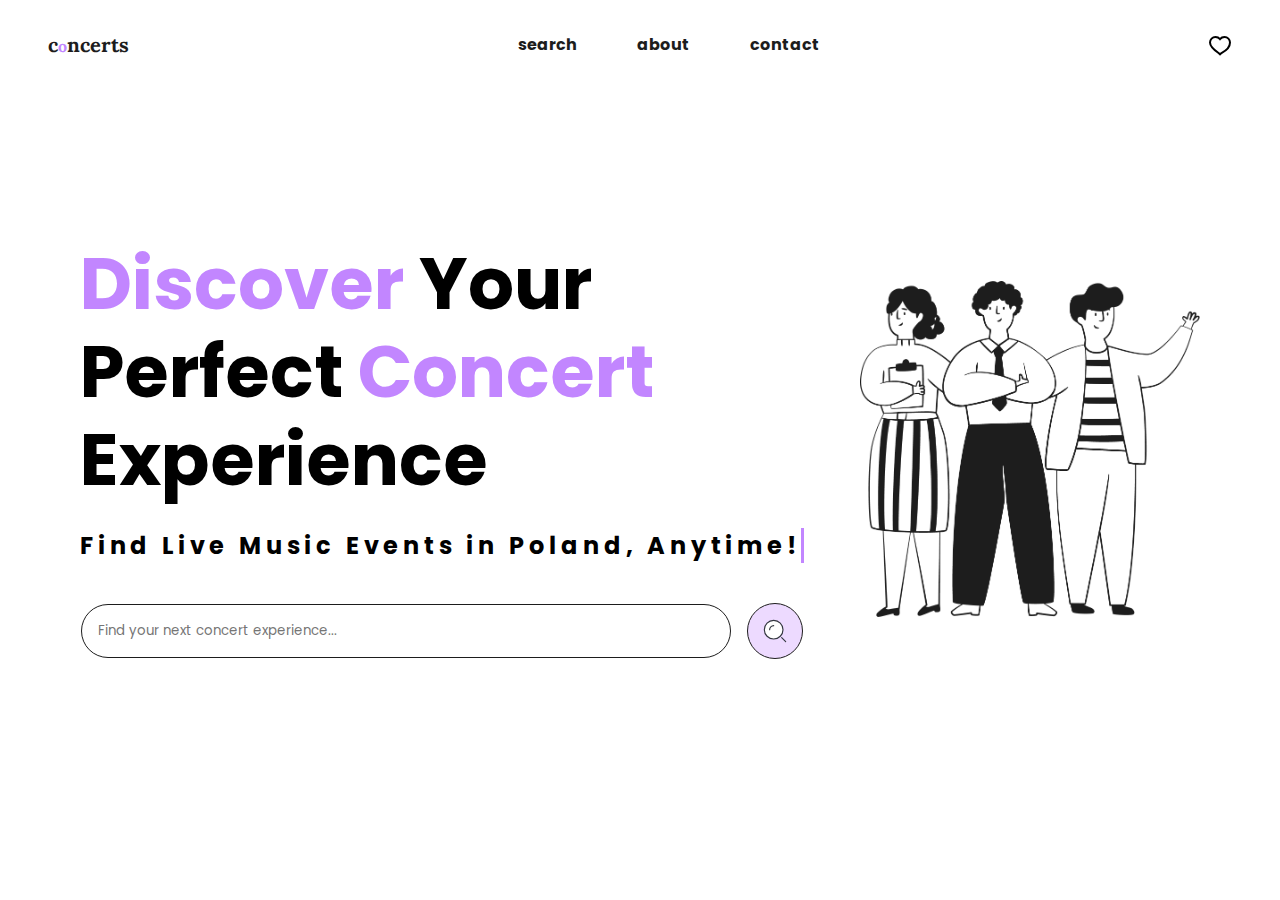
<file: index.html>
<!DOCTYPE html>
<html lang="en">
<head>
    <meta charset="UTF-8">
    <meta name="viewport" content="width=device-width, initial-scale=1.0">
    <meta http-equiv="Content-Security-Policy" content="upgrade-insecure-requests">
    <title>Concert App</title>
    <link rel="icon" href="data:image/svg+xml,<svg xmlns=%22http://www.w3.org/2000/svg%22 viewBox=%220 0 100 100%22><text y=%22.9em%22 font-size=%2290%22>🎤</text></svg>">
    <link rel="stylesheet" href="home/home.css">
    <link rel="preconnect" href="https://fonts.googleapis.com">
    <link rel="preconnect" href="https://fonts.gstatic.com" crossorigin>
    <link href="https://fonts.googleapis.com/css2?family=Lora:wght@700&family=Poppins:wght@400;600&display=swap" rel="stylesheet">
</head>
<body>
    <header>
        <a class="nav__logo" href="./index.html">c<span>o</span>ncerts</a>
        <nav>
            <ul class="nav__items">
                <li class="nav__item"><a href="search/search.html">search</a></li>
                <li class="nav__item"><a href="about/about.html">about</a></li>
                <li class="nav__item"><a href="contact/contact.html">contact</a></li>
            </ul>
        </nav>
        <a class="nav__favorite" href="favorites/favorites.html">
            <svg width="40" height="40" viewBox="0 0 24 24" xmlns="http://www.w3.org/2000/svg" aria-hidden="true" role="img" class="iconify iconify--twemoji" preserveAspectRatio="xMidYMid meet" stroke="#000000" fill="none" stroke-width="2">
                <path d="M12 21.35l-1.45-1.32C5.4 16.44 2 13.36 2 9.5 2 6.42 4.42 4 7.5 4c1.74 0 3.41.81 4.5 2.09C13.09 4.81 14.76 4 16.5 4 19.58 4 22 6.42 22 9.5c0 3.86-3.4 7.94-8.55 10.54L12 21.35z"></path>
            </svg>
        </a>
    </header>

    <main>
        <div class="main__left">
            <div class="main__left--text">
                <h1><span>Discover</span> Your Perfect <span>Concert</span> Experience</h1>
                <h2>Find Live Music Events in Poland, Anytime!</h2>
            </div>
            <div class="main__left--searchbar">
                <div class="searchbar">
                    <input id="searchbarInput" type="text" placeholder="Find your next concert experience...">
                </div>
                <button id="searchbarButton">
                    <svg width="32" height="32" viewBox="0 0 56 56" fill="none" xmlns="http://www.w3.org/2000/svg">
                        <circle cx="25.6667" cy="25.6667" r="16.3333" stroke="#33363F" stroke-width="2"/>
                        <path d="M25.6667 18.6667C24.7474 18.6667 23.8372 18.8477 22.9879 19.1995C22.1386 19.5513 21.3669 20.0669 20.7169 20.7169C20.0669 21.3669 19.5513 22.1386 19.1995 22.9879C18.8477 23.8372 18.6667 24.7474 18.6667 25.6667" stroke="#33363F" stroke-width="2" stroke-linecap="round"/>
                        <path d="M46.6667 46.6667L39.6667 39.6667" stroke="#33363F" stroke-width="2" stroke-linecap="round"/>
                    </svg>
                </button>
            </div>
        </div>
        <div class="main__right">
            <img src="home/home_cta.png" alt="Black and white illustration of three people">
        </div>
    </main>

<script src="home/home.js"></script>
</body>
</html>
</file>
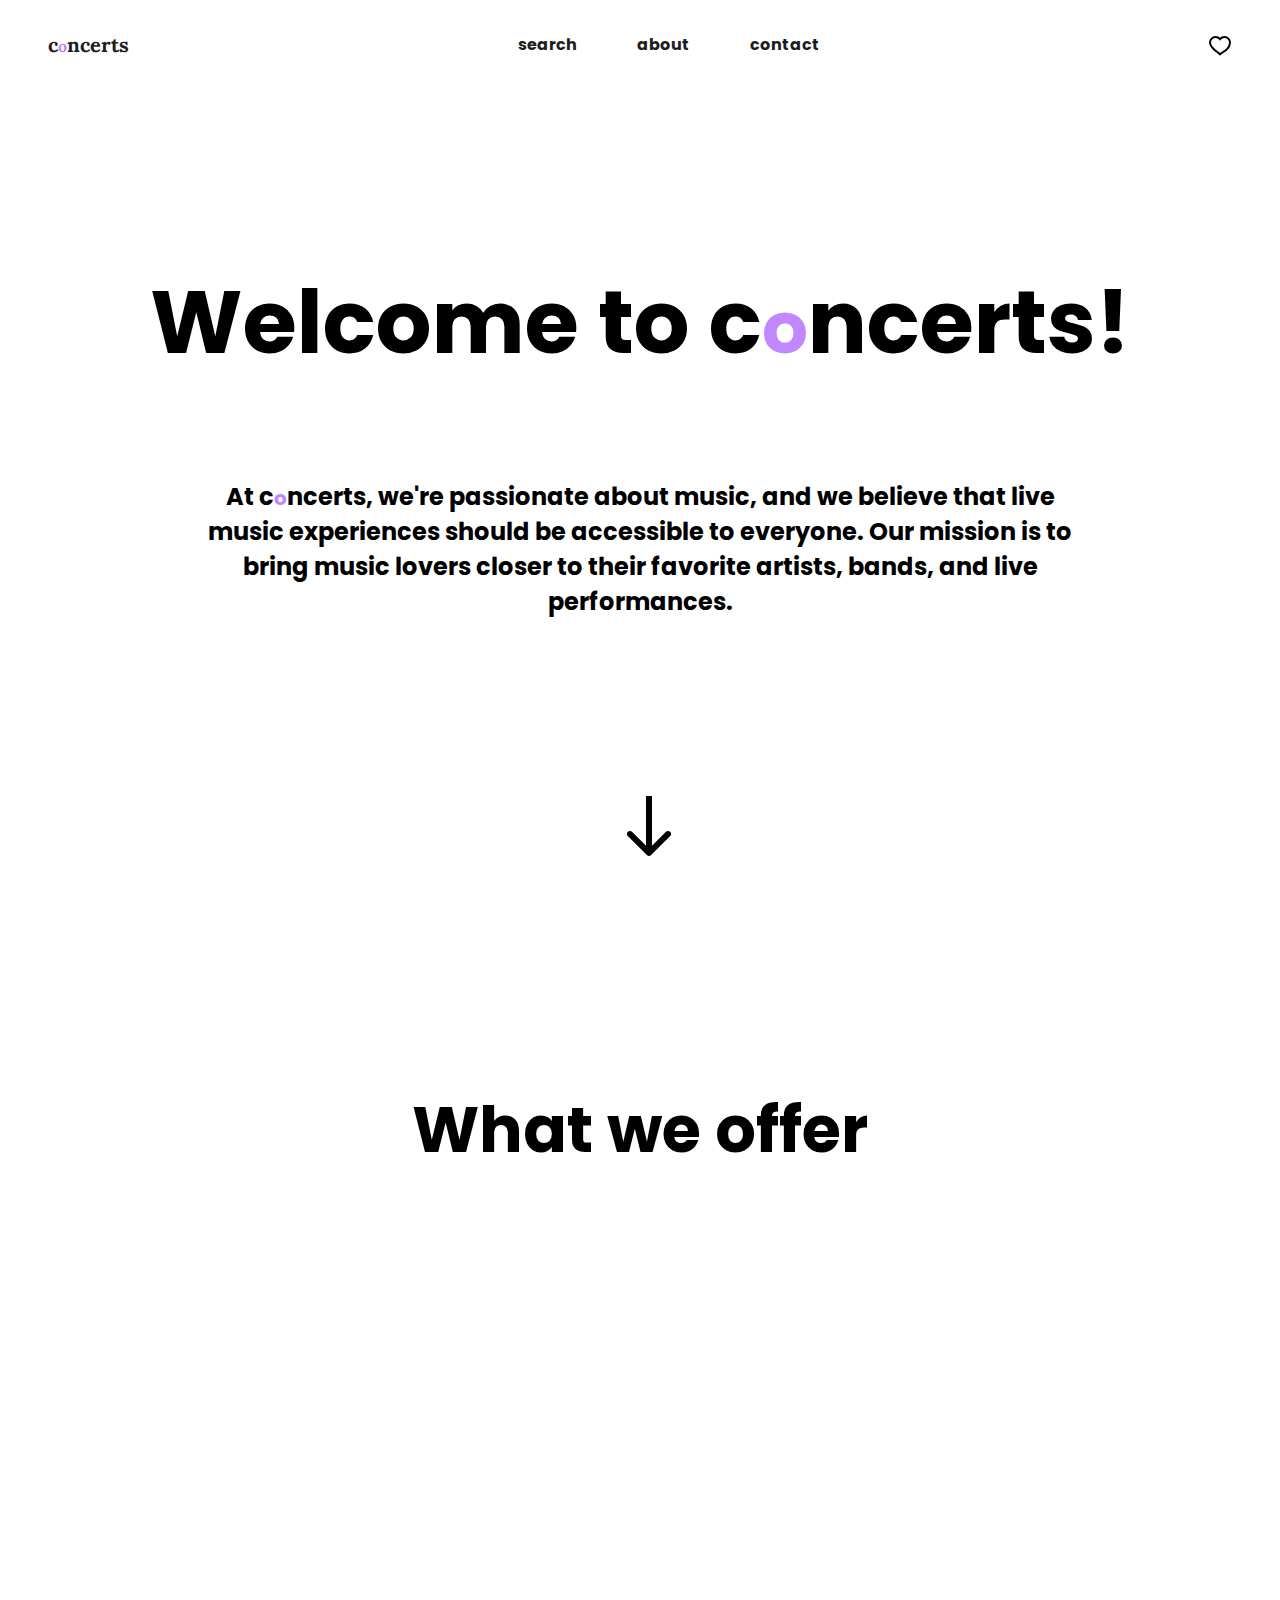
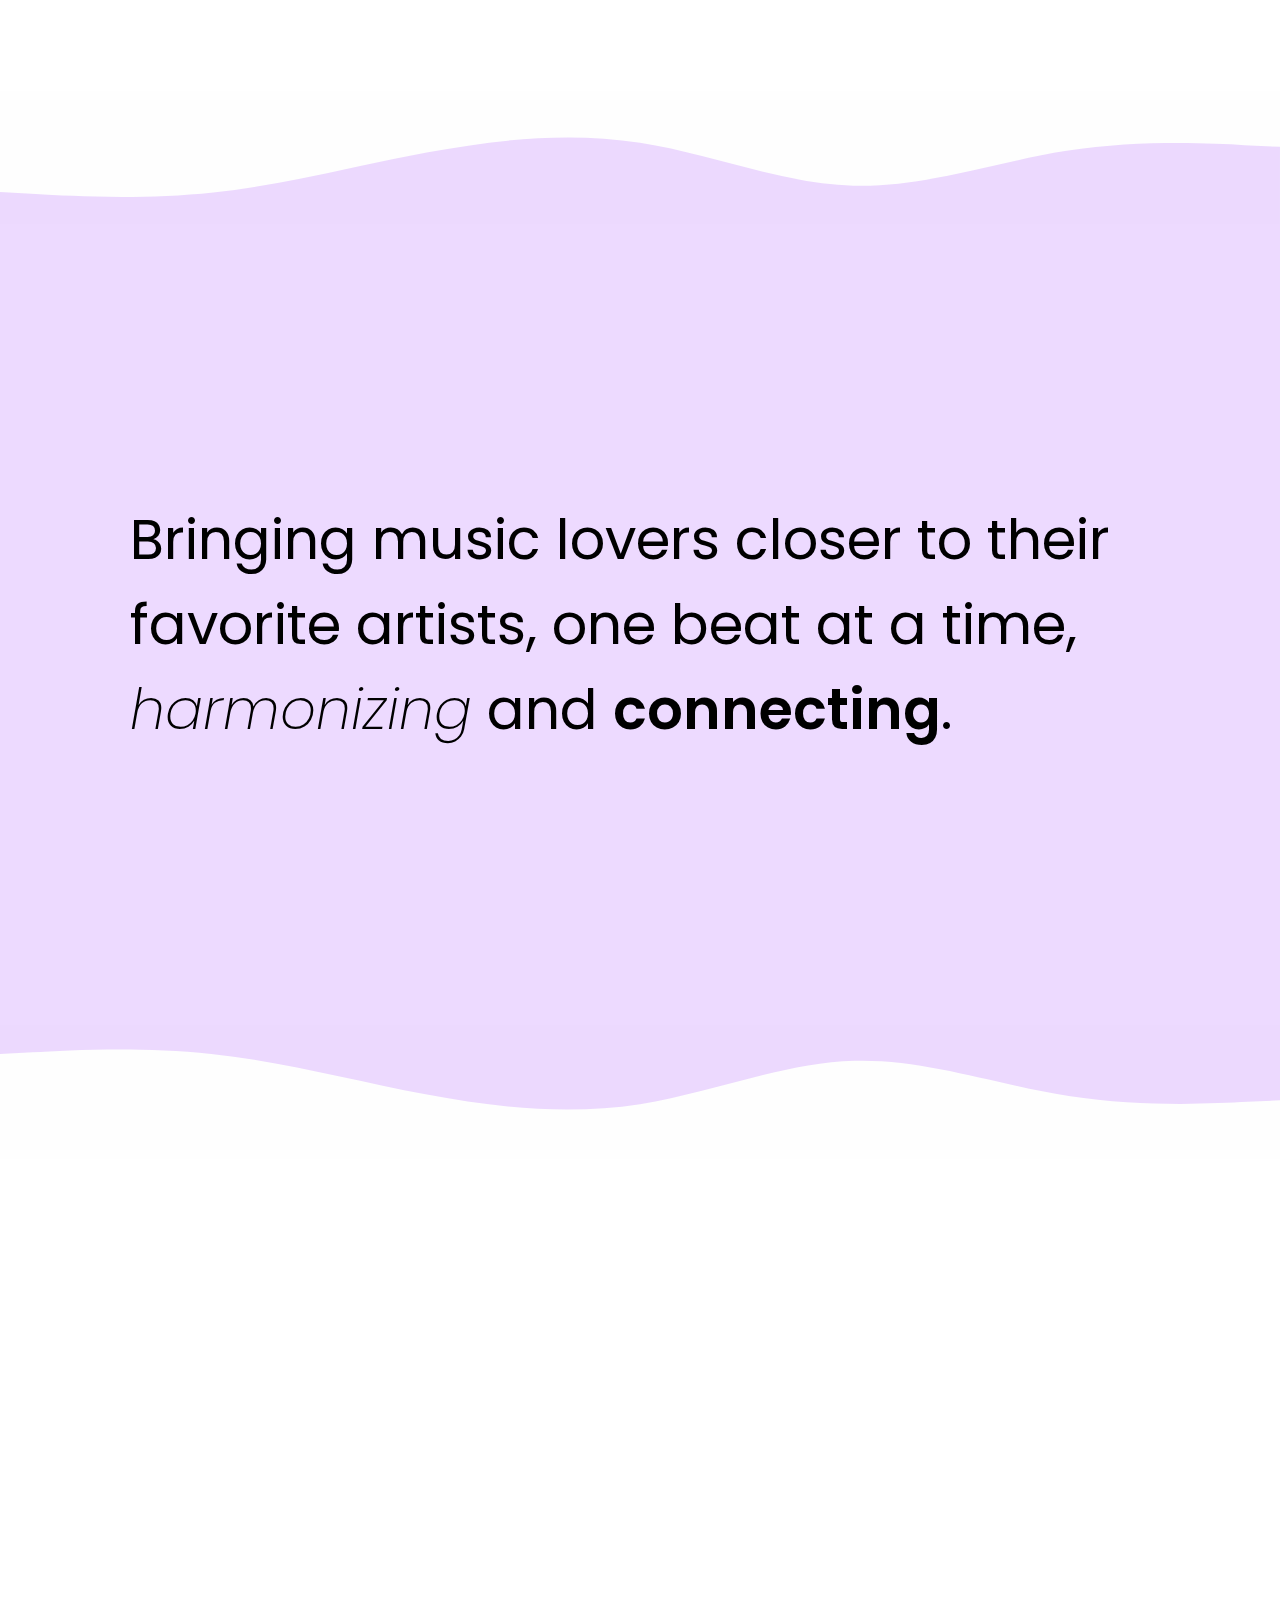
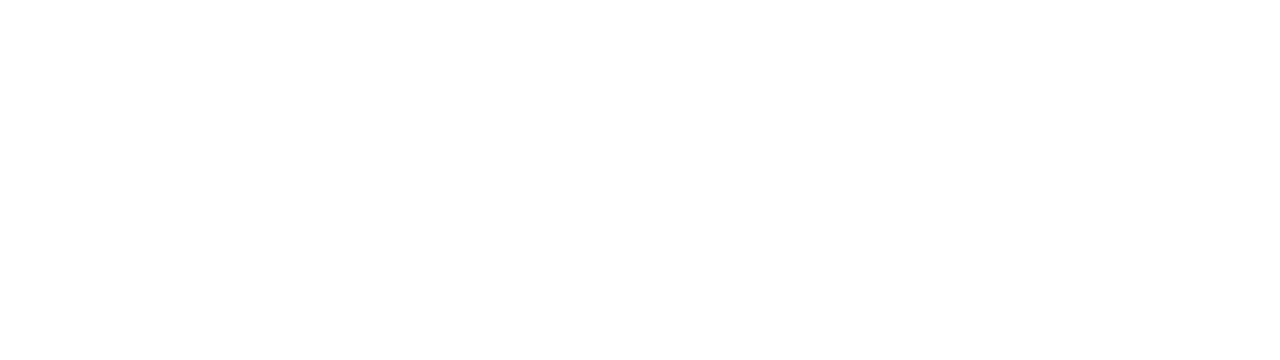
<file: about/about.html>
<!DOCTYPE html>
<html lang="en">
<head>
    <meta charset="UTF-8">
    <meta name="viewport" content="width=device-width, initial-scale=1.0">
    <meta http-equiv="Content-Security-Policy" content="upgrade-insecure-requests">
    <title>About Us</title>
    <link rel="icon" href="data:image/svg+xml,<svg xmlns=%22http://www.w3.org/2000/svg%22 viewBox=%220 0 100 100%22><text y=%22.9em%22 font-size=%2290%22>🎤</text></svg>">
    <link rel="stylesheet" href="about.css">
    <link rel="preconnect" href="https://fonts.googleapis.com">
    <link rel="preconnect" href="https://fonts.gstatic.com" crossorigin>
    <link href="https://fonts.googleapis.com/css2?family=Lora:wght@700&family=Poppins:wght@200;400;600&display=swap" rel="stylesheet">
    <script defer src="about.js"></script>
</head>
<body>
    <header>
        <a class="nav__logo" href="../index.html">c<span>o</span>ncerts</a>
        <nav>
            <ul class="nav__items">
                <li class="nav__item"><a href="../search/search.html">search</a></li>
                <li class="nav__item"><a href="../about/about.html">about</a></li>
                <li class="nav__item"><a href="../contact/contact.html">contact</a></li>
            </ul>
        </nav>
        <a class="nav__favorite" href="../favorites/favorites.html">
            <svg width="40" height="40" viewBox="0 0 24 24" xmlns="http://www.w3.org/2000/svg" aria-hidden="true" role="img" class="iconify iconify--twemoji" preserveAspectRatio="xMidYMid meet" stroke="#000000" fill="none" stroke-width="2">
                <path d="M12 21.35l-1.45-1.32C5.4 16.44 2 13.36 2 9.5 2 6.42 4.42 4 7.5 4c1.74 0 3.41.81 4.5 2.09C13.09 4.81 14.76 4 16.5 4 19.58 4 22 6.42 22 9.5c0 3.86-3.4 7.94-8.55 10.54L12 21.35z"></path>
            </svg>
        </a>
    </header>

    <main>
        <section class="intro">
            <h1>Welcome to <span class="underlined">c<span class="jumping">o</span>ncerts!</span></h1>
            <h2>At c<span>o</span>ncerts, we're passionate about music, and we believe that live music experiences should be accessible to everyone. Our mission is to bring music lovers closer to their favorite artists, bands, and live performances.</h2>
            <div class="intro__arrow">
                <svg width="46" height="60" viewBox="0 0 46 60" fill="none" xmlns="http://www.w3.org/2000/svg">
                    <path d="M20.8787 59.1213C22.0503 60.2929 23.9497 60.2929 25.1213 59.1213L44.2132 40.0294C45.3848 38.8579 45.3848 36.9584 44.2132 35.7868C43.0416 34.6152 41.1421 34.6152 39.9706 35.7868L23 52.7574L6.02944 35.7868C4.85786 34.6152 2.95837 34.6152 1.7868 35.7868C0.615224 36.9584 0.615224 38.8579 1.7868 40.0294L20.8787 59.1213ZM20 0L20 57H26L26 0L20 0Z" fill="black"/>
                </svg>
            </div>
        </section>

        <section class="features hidden">
            <h2>What we offer</h2>
            <div class="features__cards">
                <div class="features__cards--item hidden">
                    <div class="icon">
                        <svg width="40" height="40" viewBox="0 0 40 40" fill="none" xmlns="http://www.w3.org/2000/svg">
                            <circle cx="18.3332" cy="18.3334" r="11.6667" stroke="#33363F" stroke-width="2"/>
                            <path d="M18.3335 13.3333C17.6769 13.3333 17.0267 13.4626 16.4201 13.7139C15.8135 13.9652 15.2623 14.3335 14.798 14.7978C14.3337 15.2621 13.9654 15.8133 13.7141 16.4199C13.4628 17.0265 13.3335 17.6767 13.3335 18.3333" stroke="#33363F" stroke-width="2" stroke-linecap="round"/>
                            <path d="M33.3335 33.3333L28.3335 28.3333" stroke="#33363F" stroke-width="2" stroke-linecap="round"/>
                        </svg>
                    </div>
                    <h3>Concert Discovery</h3>
                    <p>Explore concerts by genre, artists, or locations - from rock to jazz, we've got it all.</p>
                </div>
                <div class="features__cards--item hidden">
                    <div class="icon">
                        <svg width="40" height="40" viewBox="0 0 40 40" fill="none" xmlns="http://www.w3.org/2000/svg">
                            <path d="M15 11.6667L21.6667 11.6667" stroke="#33363F" stroke-width="2" stroke-linecap="round"/>
                            <path d="M15 25L20 25" stroke="#33363F" stroke-width="2" stroke-linecap="round"/>
                            <path d="M15 18.3333L25 18.3333" stroke="#33363F" stroke-width="2" stroke-linecap="round"/>
                            <path d="M31.6668 18.3333V11C31.6668 8.17157 31.6668 6.75736 30.7882 5.87868C29.9095 5 28.4953 5 25.6668 5H14.3335C11.5051 5 10.0909 5 9.21218 5.87868C8.3335 6.75736 8.3335 8.17157 8.3335 11V29C8.3335 31.8284 8.3335 33.2426 9.21218 34.1213C10.0909 35 11.5051 35 14.3335 35H20.0002" stroke="#33363F" stroke-width="2"/>
                            <circle cx="29.1667" cy="29.1667" r="4.16667" stroke="#33363F" stroke-width="2"/>
                            <path d="M35 35L32.5 32.5" stroke="#33363F" stroke-width="2" stroke-linecap="round"/>
                        </svg>
                    </div>
                    <h3>Event Details</h3>
                    <p>Access event info like date, time, venue, and artists.</p>
                </div>
                <div class="features__cards--item hidden">
                    <div class="icon">
                        <svg width="40" height="40" viewBox="0 0 40 40" fill="none" xmlns="http://www.w3.org/2000/svg">
                            <rect x="5" y="10" width="30" height="25" rx="2" stroke="#33363F" stroke-width="2"/>
                            <path d="M6.6665 18.3333H33.3332" stroke="#33363F" stroke-width="2" stroke-linecap="round"/>
                            <path d="M15 26.6667H25" stroke="#33363F" stroke-width="2" stroke-linecap="round"/>
                            <path d="M13.3335 5L13.3335 11.6667" stroke="#33363F" stroke-width="2" stroke-linecap="round"/>
                            <path d="M26.6665 5L26.6665 11.6667" stroke="#33363F" stroke-width="2" stroke-linecap="round"/>
                        </svg>
                    </div>
                    <h3>Up-to-Date Listings</h3>
                    <p>Stay in the loop with real-time updates on shows, festivals, and special events.</p>
                </div>
            </div>
        </section>

        <div class="spacer layer1"></div>

        <section class="mission">
            <p>Bringing music lovers closer to their favorite artists, one beat at a time, <span class="cursive"><i>harmonizing</i></span> and <span class="bold">connecting</span>.</p>
        </section>

        <div class="spacer layer2"></div>

        <section class="contact hidden">
            <h2>Let’s talk <span>music</span></h2>
            <a href="../contact/contact.html">Contact <i>us</i></a>
        </section>
    </main>

</body>
</html>
</file>
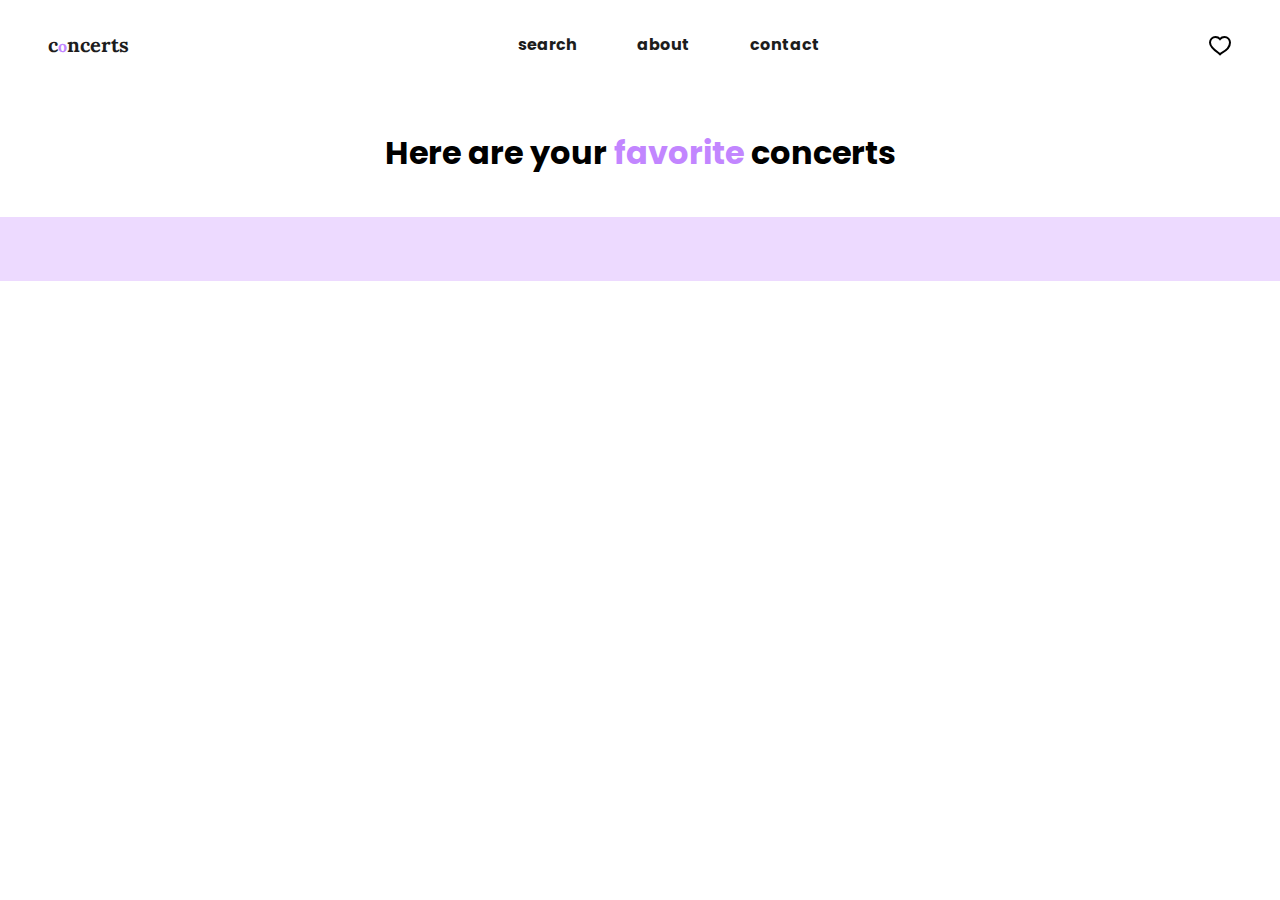
<file: favorites/favorites.html>
<!DOCTYPE html>
<html lang="en">
<head>
    <meta charset="UTF-8">
    <meta name="viewport" content="width=device-width, initial-scale=1.0">
    <meta http-equiv="Content-Security-Policy" content="upgrade-insecure-requests">
    <title>Your Favorites</title>
    <link rel="icon" href="data:image/svg+xml,<svg xmlns=%22http://www.w3.org/2000/svg%22 viewBox=%220 0 100 100%22><text y=%22.9em%22 font-size=%2290%22>🎤</text></svg>">
    <link rel="stylesheet" href="favorites.css">
    <link rel="preconnect" href="https://fonts.googleapis.com">
    <link rel="preconnect" href="https://fonts.gstatic.com" crossorigin>
    <link href="https://fonts.googleapis.com/css2?family=Lora:wght@700&family=Poppins:wght@400;600&display=swap" rel="stylesheet">
</head>
<body>
    <header>
        <a class="nav__logo" href="../index.html">c<span>o</span>ncerts</a>
        <nav>
            <ul class="nav__items">
                <li class="nav__item"><a href="../search/search.html">search</a></li>
                <li class="nav__item"><a href="../about/about.html">about</a></li>
                <li class="nav__item"><a href="../contact/contact.html">contact</a></li>
            </ul>
        </nav>
        <a class="nav__favorite" href="../favorites/favorites.html">
            <svg width="40" height="40" viewBox="0 0 24 24" xmlns="http://www.w3.org/2000/svg" aria-hidden="true" role="img" class="iconify iconify--twemoji" preserveAspectRatio="xMidYMid meet" stroke="#000000" fill="none" stroke-width="2">
                <path d="M12 21.35l-1.45-1.32C5.4 16.44 2 13.36 2 9.5 2 6.42 4.42 4 7.5 4c1.74 0 3.41.81 4.5 2.09C13.09 4.81 14.76 4 16.5 4 19.58 4 22 6.42 22 9.5c0 3.86-3.4 7.94-8.55 10.54L12 21.35z"></path>
            </svg>
        </a>
    </header>

    <main>
        <h1>Here are your <span>favorite</span> concerts</h1>
        <p class="main__favorites--notfound">You haven't added any favorite concerts yet</p>
        <ul class="main__favorites" id="favoriteConcerts">
            <!-- List items will be dynamically added here in JS -->
        </ul>
    </main>

    <script src="favorites.js"></script>
</body>
</html>
</file>
<file: home/home.css>
* {
    margin: 0;
    padding: 0;
    font-family: 'Poppins', sans-serif;
    box-sizing: border-box;
}

a {
    text-decoration: none;
    color: #1d1d1d;
}

a:visited {
    text-decoration: none;
    color: #1d1d1d;
}

a:visited:hover {
    color: #C286FF;
}

ul {
    list-style: none;
}

header {
    display: flex;
    align-items: center;
    justify-content: space-between;
    padding: 24px 40px;
    font-weight: 700;
    width: 100vw;
}

.nav__logo {
    cursor: pointer;
    padding: 8px;
    font-family: 'Lora', serif;
    font-size: 20px;
    position: relative;
    text-decoration: none;
    color: #1d1d1d;
}

.nav__logo span {
    color: #C286FF;
    font-family: 'Lora', serif;
    font-size: 16px;
    display: inline-block;
    transition: transform 0.3s ease-in-out;
}

.nav__logo:hover {
    color: #C286FF;
    transition: all 0.3s ease;
}

.nav__logo:hover span {
    position: relative;
    animation: jump 0.5s alternate ease-in-out;
}

@keyframes jump {
    0%, 100% {
        transform: translateY(0);
    }
    50% {
        transform: translateY(-10px);
    }
}

.nav__items {
    display: flex;
    gap: 56px;
    font-size: 16px;
}

.nav__item {
    display: inline-block;
    cursor: pointer;
    padding: 2px;
    position: relative;
    text-decoration: none;
    color: #1d1d1d;
}

.nav__item::after {
    content: '';
    position: absolute;
    width: 100%;
    transform: scaleX(0);
    border-radius: 5px;
    height: 2px;
    bottom: 0;
    left: 0;
    background: currentcolor;
    transform-origin: bottom right;
    transition: transform 0.25s ease-out;
}

.nav__item:hover::after {
    transform: scaleX(1);
    transform-origin: bottom left;
}

.nav__item:hover {
    color: #C286FF;
    transition: all 0.3s ease;
}

.nav__favorite {
    display: flex;
}

.nav__favorite svg{
    cursor: pointer;
    padding: 8px;
}

.nav__favorite:hover svg {
    fill: #C286FF;
    stroke: none;
    transition: all 0.3s ease;
}

main {
    display: flex;
    flex-direction: row;
    gap: 56px;
    align-items: center;
    justify-content: center;
    padding: 24px 80px;
}

.main__left {
    display: flex;
    flex-direction: column;
    justify-content: left;
    gap: 40px;
}

.main__left--text {
    max-width: 737px;
    display: flex;
    flex-direction: column;
    gap: 24px;
}

.main__left--text h1 {
    font-size: 72px;
    line-height: 88px;
}

.main__left--text h1 span {
    color: #C286FF;
}

.main__left--text h2 {
    font-size: 24px;
    overflow: hidden;
    border-right: .15em solid #C286FF;
    white-space: nowrap;
    margin: 0 auto;
    letter-spacing: .20em;
    animation: typing 3.5s steps(40, end), blink-caret .75s step-end infinite;
}

@keyframes typing {
    from {
        width: 0
    }
    to {
        width: 100%
    }
}

@keyframes blink-caret {
    from, to {
        border-color: transparent
    }
    50% {
        border-color: #C286FF;
    }
}

.main__left--searchbar {
    display: flex;
    flex-direction: row;
    align-items: center;
    justify-content: center;
    gap: 16px;
}

.searchbar {
    display: flex;
    flex-direction: column;
    width: 100%;
    max-width: 650px;
}

.main__left--searchbar input{
    border: 1px solid #1d1d1d;
    padding: 16px;
    border-radius: 50px;
    width: 100%;
    max-width: 650px;
}

.main__left--searchbar input:focus {
    outline: none !important;
    border:1px solid #C286FF;
}

.main__left--searchbar button {
    display: flex;
    align-items: center;
    justify-content: center;
    padding: 11px;
    border: 1px solid #1d1d1d;
    border-radius: 50px;
    background-color: rgba(194, 134, 255, 0.3);
    cursor: pointer;
}

.main__left--searchbar button svg {
    fill: white;
}

.main__left--searchbar button:hover {
    background-color: rgba(194, 134, 255, 0.6);
    transition: all 0.3s ease;
}

.main__right {
    display: flex;
    justify-content: center;
    align-items: center;
}

.main__right img {
    width: 100%;
    max-width: 400px;
}



@media only screen and (max-width: 1200px) {

    main {
        flex-direction: column;
    }
}

@media only screen and (min-width: 1200px) {

    main {
        height: 80vh;
    }
}


@media only screen and (max-width: 991px) {

    main {
        padding: 24px 40px;
    }


    .main__left--text h2 {
        font-size: 24px;
        overflow: unset;
        border-right: none;
        white-space: unset;
        letter-spacing: unset;
        animation: none;
        margin: 0;
        text-align: left;
    }
}


@media only screen and (max-width: 767px){

    .main__left--text h1 {
        font-size: 64px;
        line-height: 72px;
        text-align: center;

    }

    .main__left--text h2 {
        text-align: center;
    }

    .main__right img {
        max-width: 350px;
    }
}


@media only screen and (max-width: 575px){

    header {
        display: flex;
        flex-direction: column;
        align-items: center;
        justify-content: space-between;
        gap: 16px;
    }

    .nav__logo {
        font-size: 24px;
        align-self: flex-start;
    }

    .nav__favorite {
        position: absolute;
        right: 50px;
        top: 28px;
    }

    main {
        gap: 32px;
    }

    .main__left--text h1 {
        font-size: 48px;
        line-height: 56px;
    }

    .main__left--text h2 {
        font-size: 16px;
    }

    .searchbar {
        max-width: 430px;
        margin: 0 auto;
    }

    .main__right img {
        max-width: 300px;
    }
}

@media only screen and (max-width: 443px){

    .main__left--text h1 {
        font-size: 40px;
        line-height: 48px;
    }

}


@media only screen and (max-width: 400px){

    .nav__items {
        gap: 24px;
    }

    .main__left--text h1 {
        font-size: 32px;
        line-height: 40px;
    }

    .main__left--searchbar {
        gap: 8px;
    }

    .main__left--searchbar input {
        font-size: 10px;
        padding: 12px;
    }

    .main__left--searchbar button {
        padding: 8px;
    }

    .main__left--searchbar button svg {
        width: 24px;
        height: 24px;
    }
}


@media only screen and (max-width: 261px){

    .nav__logo {
        font-size: 16px;
    }
    .nav__items {
        gap: 16px;
    }

    .nav__item a {
        font-size: 12px;
    }

    .nav__favorite {
        top: 22px;
        right: 34px;
    }

    .nav__favorite svg {
        width: 34px;
    }

    .main__left--text h1 {
        font-size: 24px;
        line-height: 32px;
    }

    .main__left--text h2 {
        font-size: 12px;
    }

    .main__left--searchbar input {
        font-size: 8px;
    }
}

@media only screen and (max-width: 210px){
    .nav__items {
        gap: 4px;
    }
}
</file>
<file: about/about.css>
* {
    margin: 0;
    padding: 0;
    font-family: 'Poppins', sans-serif;
    box-sizing: border-box;
}

a {
    text-decoration: none;
    color: #1d1d1d;
}

a:visited {
    text-decoration: none;
    color: #1d1d1d;
}

a:visited:hover {
    color: #C286FF;
}

ul {
    list-style: none;
}

header {
    display: flex;
    align-items: center;
    justify-content: space-between;
    padding: 24px 40px;
    font-weight: 700;
    width: 100vw;
}

.nav__logo {
    cursor: pointer;
    padding: 8px;
    font-family: 'Lora', serif;
    font-size: 20px;
    position: relative;
    text-decoration: none;
    color: #1d1d1d;
}

.nav__logo span {
    color: #C286FF;
    font-family: 'Lora', serif;
    font-size: 16px;
    display: inline-block;
    transition: transform 0.3s ease-in-out;
}

.nav__logo:hover {
    color: #C286FF;
    transition: all 0.3s ease;
}

.nav__logo:hover span {
    position: relative;
    animation: jump 0.5s alternate ease-in-out;
}

@keyframes jump {
    0%, 100% {
        transform: translateY(0);
    }
    50% {
        transform: translateY(-10px);
    }
}

.nav__items {
    display: flex;
    gap: 56px;
    font-size: 16px;
}

.nav__item {
    display: inline-block;
    cursor: pointer;
    padding: 2px;
    position: relative;
    text-decoration: none;
    color: #1d1d1d;
}

.nav__item::after {
    content: '';
    position: absolute;
    width: 100%;
    transform: scaleX(0);
    border-radius: 5px;
    height: 2px;
    bottom: 0;
    left: 0;
    background: currentcolor;
    transform-origin: bottom right;
    transition: transform 0.25s ease-out;
}

.nav__item:hover::after {
    transform: scaleX(1);
    transform-origin: bottom left;
}

.nav__item:hover {
    color: #C286FF;
    transition: all 0.3s ease;
}

.nav__favorite {
    display: flex;
}

.nav__favorite svg{
    cursor: pointer;
    padding: 8px;
}

.nav__favorite:hover svg {
    fill: #C286FF;
    stroke: none;
    transition: all 0.3s ease;
}

section {
    display: flex;
    flex-direction: column;
    align-items: center;
    padding: 56px 80px;
    min-height: 89vh;
}

.intro {
    gap: 90px;
    justify-content: center;
}

.intro h1 {
    font-size: 88px;
    text-align: center;
}

.underlined {
    position: relative;
    display: inline-block;
}

.underlined::before {
    content: '';
    position: absolute;
    width: 0;
    height: 7px;
    bottom: 0;
    left: 0;
    background: #C286FF;
    animation: underline 1s ease-in-out forwards;
}

@keyframes underline {
    0% {
        width: 0;
    }
    100% {
        width: 100%;
    }
}

.jumping {
    color: #C286FF;
    font-size: 72px;
    position: relative;
    display: inline-block;
    transition: transform 0.3s ease-in-out;
    animation-delay: 1s;
    animation: bigjump 0.5s alternate ease-in-out;
}

@keyframes bigjump {
    0%, 100% {
        transform: translateY(0);
    }
    50% {
        transform: translateY(-20px);
    }
}

.intro h2 {
    font-size: 24px;
    max-width: 900px;
    margin-bottom: 104px;
    text-align: center;
}

.intro h2 span {
    color: #C286FF;
    font-size: 20px;
}

.intro__arrow {
    position: absolute;
    top: calc(100vh - 104px);
    left: calc(50% - 14px);
    animation: jumpInfinite 1.5s infinite;
}

@keyframes jumpInfinite {
    0% {
        margin-top: 0;
    }
    50% {
        margin-top: 20px;
    }
    100% {
        margin-top: 0;
    }
}

.features {
    padding: 24px 80px;
    align-items: center;
    justify-content: center;
}

.features h2 {
    font-size: 64px;
    margin-bottom: 120px;
    text-align: center;
}

.features__cards {
    display: flex;
    flex-direction: row;
    justify-content: center;
    align-items: center;
    gap: 48px;
    width: 100%;
    max-width: 1000px;
}

.features__cards--item {
    display: flex;
    width: 33.3%;
    max-width: 302px;
    min-height: 200px;
    flex-direction: column;
    justify-content: center;
    align-items: center;
    position: relative;
    padding: 56px 24px 32px;
    border: 1px solid #1D1D1D;
    border-radius: 20px;
    background-color: #FBF6FF;
    box-shadow: 2px 2px 2px 1px rgba(0, 0, 255, .2);

}

.features__cards--item:nth-child(2) {
    transition-delay: 200ms;
}

.features__cards--item:nth-child(3) {
    transition-delay: 400ms;
}

.icon {
    display: flex;
    align-items: center;
    position: absolute;
    top: -34px;
    padding: 16px;
    border: 1px solid #1d1d1d;
    border-radius: 60px;
    background-color: #fff;
}

.icon svg {
    width: 32px;
    height: 32px;
}

.features__cards--item h3 {
    margin-bottom: 8px;
    text-align: center;
}

.features__cards--item p {
    text-align: center;
}

.spacer {
    aspect-ratio: 960/100;
    width: 100%;
    background-repeat: no-repeat;
    background-position: center;
    background-size: cover;
}

.layer1 {
    background-image: url("../about/wave-top.svg");
}

.mission {
    background-color: rgba(194, 134, 255, 0.3);
    justify-content: center;
    padding: 0 80px;
}

.mission p {
    font-size: 56px;
    font-weight: 400;
    max-width: 1020px;
}

.cursive {
    font-weight: 200;
}

.bold {
    font-weight: 600;
}

.layer2 {
    background-image: url("../about/wave-bottom.svg");
}

.contact {
    width: 100%;
    max-width: 736px;
    margin: 0 auto;
    justify-content: center;
    gap: 24px;
    padding: 0 80px 24px;
}

.contact h2 {
    font-size: 64px;
    text-align: center;
}

.contact h2 span {
    font-size: 88px;
    background-image: linear-gradient(90deg, #d8affa, #f0e3fa);
    background-position: bottom;
    background-size: 100% 30%;
    background-repeat: no-repeat;
}

.contact a {
    align-self: flex-end;
    font-size: 32px;
    padding: 8px 24px;
    border: 1px solid #C286FF;
    border-radius: 60px;
    background: #FEFEFE;
    color: #C286FF;
    cursor: pointer;
    display: inline-block;
    position: relative;
    transition: 0.5s;
}

.contact a:after {
    content: '→';
    position: absolute;
    opacity: 0;
    top: 8px;
    right: -20px;
    transition: 0.5s;
}

.contact a:hover{
    border: 1px solid #cc91fa;
    background-color: #fefefe;
    padding: 8px 56px 8px 32px;

}

.contact a:hover:after {
    opacity: 1;
    right: 10px;
}

.hidden {
    opacity: 0;
    transition: all 1s;
    filter: blur(5px);
    transform: translateX(-100%);

}

@media (prefers-reduced-motion){
    .hidden {
        transition: none;
    }
}


.show {
    opacity: 1;
    filter: blur(0);
    transform: translateX(0);
}


@media only screen and (max-width: 1129px) {
    .intro h1 {
        font-size: 80px;
    }

    .features h2 {
        margin-bottom: 64px;
    }
}


@media only screen and (max-width: 1129px) and (min-width: 494px){
    .features__cards {
        flex-direction: column;
        gap: 32px;
    }

    .features__cards--item {
        width: 100%;
        max-width: 860px;
        min-height: unset;
        align-items: flex-start;
        padding: 32px 32px 32px 112px;
    }

    .icon {
        position: absolute;
        top: 29px;
        left: 32px;
    }

    .features__cards--item p {
        text-align: left;
    }

}

@media only screen and (max-width: 769px) {
    .mission p {
        font-size: 48px;
    }

    .contact h2 {
        font-size: 56px;
    }

    .contact h2 span {
        font-size: 72px;
    }

    .contact a {
        align-self: center;
    }
}

@media only screen and (max-width: 648px) {

    .intro {
        gap: 64px;
    }

    .intro h1 {
        font-size: 64px;
    }

    .jumping {
        font-size: 48px;
    }

    .features h2 {
        font-size: 48px;
        margin-bottom: 48px;
    }

    .mission p {
        font-size: 40px;
    }

    .contact h2 {
        font-size: 40px;
    }

    .contact h2 span {
        font-size: 56px;
    }

    .contact a {
        font-size: 24px;
    }
}


@media only screen and (max-width: 576px) {
    header {
        display: flex;
        flex-direction: column;
        align-items: center;
        justify-content: space-between;
        gap: 16px;
    }

    .nav__logo {
        font-size: 24px;
        align-self: flex-start;
    }

    .nav__favorite {
        position: absolute;
        right: 50px;
        top: 28px;
    }

    .intro {
        gap: 48px;
    }

    .intro h1 {
        font-size: 56px;
    }

    .jumping {
        font-size: 40px;
    }

    .intro h2 {
        font-size: 20px;
    }

    .intro h2 span {
        font-size: 16px;
    }

    .mission {
        padding: 0 40px;
    }
}

@media only screen and (max-width: 525px){

    .contact {
        padding: 0 40px;
    }

    .contact h2 {
        font-size: 32px;
    }

    .contact h2 span {
        font-size: 48px;
    }

    .contact a {
        font-size: 16px;
    }
}


@media only screen and (max-width: 494px){

    section {
        padding: 0 48px;
    }

    .intro h1 {
        font-size: 40px;
    }

    .jumping {
        font-size: 24px;
    }

    .intro h2 {
        font-size: 16px;
    }

    .intro h2 span {
        font-size: 12px;
    }

    .features {
        padding: 24px 40px;
    }

    .features h2 {
        font-size: 40px;
        margin-bottom: 56px;
    }

    .features__cards {
        flex-direction: column;
        max-width: 400px;
    }

    .features__cards--item {
        width: 100%;
        max-width: 400px;
        min-height: unset;
    }

    .mission p {
        font-size: 32px;
    }
}

@media only screen and (max-width: 400px){

    .nav__items {
        gap: 24px;
    }

    .mission p {
        font-size: 24px;
    }
}

@media only screen and (max-width: 361px) {
    .features h2 {
        font-size: 32px;
        margin-bottom: 56px;
    }
}


@media only screen and (max-width: 328px){
    .intro h1 {
        font-size: 32px;
    }

    .jumping {
        font-size: 20px;
    }

    .features__cards--item h3 {
        font-size: 18px;
    }

    .features__cards--item p {
        font-size: 16px;
    }
}


@media only screen and (max-width: 261px){

    .nav__logo {
        font-size: 16px;
    }
    .nav__items {
        gap: 16px;
    }

    .nav__item a {
        font-size: 12px;
    }

    .nav__favorite {
        top: 22px;
        right: 34px;
    }

    .nav__favorite svg {
        width: 34px;
    }
}

@media only screen and (max-width: 210px){
    .nav__items {
        gap: 4px;
    }
}
</file>
<file: favorites/favorites.css>
* {
    margin: 0;
    padding: 0;
    font-family: 'Poppins', sans-serif;
    box-sizing: border-box;
}

a {
    text-decoration: none;
    color: #1d1d1d;
}

a:visited {
    text-decoration: none;
    color: #1d1d1d;
}

a:visited:hover {
    color: #C286FF;
}

ul {
    list-style: none;
}

header {
    display: flex;
    align-items: center;
    justify-content: space-between;
    padding: 24px 40px;
    font-weight: 700;
    width: 100vw;
}

.nav__logo {
    cursor: pointer;
    padding: 8px;
    font-family: 'Lora', serif;
    font-size: 20px;
    position: relative;
    text-decoration: none;
    color: #1d1d1d;
}

.nav__logo span {
    color: #C286FF;
    font-family: 'Lora', serif;
    font-size: 16px;
    display: inline-block;
    transition: transform 0.3s ease-in-out;
}

.nav__logo:hover {
    color: #C286FF;
    transition: all 0.3s ease;
}

.nav__logo:hover span {
    position: relative;
    animation: jump 0.5s alternate ease-in-out;
}

@keyframes jump {
    0%, 100% {
        transform: translateY(0);
    }
    50% {
        transform: translateY(-10px);
    }
}

.nav__items {
    display: flex;
    gap: 56px;
    font-size: 16px;
}

.nav__item {
    display: inline-block;
    cursor: pointer;
    padding: 2px;
    position: relative;
    text-decoration: none;
    color: #1d1d1d;
}

.nav__item::after {
    content: '';
    position: absolute;
    width: 100%;
    transform: scaleX(0);
    border-radius: 5px;
    height: 2px;
    bottom: 0;
    left: 0;
    background: currentcolor;
    transform-origin: bottom right;
    transition: transform 0.25s ease-out;
}

.nav__item:hover::after {
    transform: scaleX(1);
    transform-origin: bottom left;
}

.nav__item:hover {
    color: #C286FF;
    transition: all 0.3s ease;
}

.nav__favorite {
    display: flex;
}

.nav__favorite svg{
    cursor: pointer;
    padding: 8px;
}

.nav__favorite:hover svg {
    fill: #C286FF;
    stroke: none;
    transition: all 0.3s ease;
}

main {
    display: flex;
    flex-direction: column;
    justify-content: center;
}

main h1 {
    text-align: center;
    padding: 40px 24px;
}

main h1 span{
    color: #C286FF;
}

.main__favorites {
    display: flex;
    flex-direction: column;
    align-items: center;
    justify-content: center;
    gap: 16px;
    padding: 24px 24px 40px;
    background-color: rgba(194, 134, 255, 0.3);
}

.main__favorites--item {
    display: flex;
    flex-direction: row;
    padding: 32px 24px;
    background-color: #FEFEFE;
    border-radius: 12px;
    box-shadow: 2px 2px 2px 1px rgba(0, 0, 255, .2);
    border: 1px solid rgba(0, 0, 255, .2);
    width: 100%;
    max-width: 860px;
}

.main__favorites--item__photo {
    width: 20%;
    max-width: 162px;
    border-radius: 12px;

}

.main__favorites--item__info {
    display: flex;
    flex-direction: column;
    justify-content: center;
    gap: 6px;
    flex: 2;
    padding: 0 16px 0 24px;
}

.main__favorites--item__info h2 {
    font-size: 24px;
}

.main__favorites--item__info-detailed {
    display: flex;
    flex-direction: row;
}

.main__favorites--item__info-detailed span{
    margin: 0 16px;
}

.main__favorites--item__favorite {
    display: flex;
    flex-direction: column;
    align-items: center;
    justify-content: center;
    gap: 4px;
    padding: 16px;
    cursor: pointer;
}

.main__favorites--item__favorite p {
    font-size: 12px;
}

.main__favorites--item__favorite svg {
    max-width:32px;
    cursor: pointer;
}

.main__favorites--item__favorite svg:hover {
    fill: #C286FF;
    stroke: none;
    transition: all 0.3s ease;
}

.main__favorites--item__favorite.active svg {
    fill: #C286FF;
}

.main__favorites--notfound {
    text-align: center;
    display: none;
    padding: 24px;
    font-size: 24px;
    color: #7B7D83;
    font-weight: 400;
}


@media only screen and (max-width: 899px) and (min-width: 768px) {
    .main__favorites {
        display: grid;
        grid-template-rows: 1fr;
        grid-template-columns: 1fr 1fr;
    }

    .main__favorites--item {
        flex-direction: column;
        width: 100%;
        height: 100%;
        justify-content: flex-start;
        align-items: flex-start;
        position: relative;
        gap: 24px;
        padding: 32px 48px;
    }

    .main__favorites--item__photo {
        width: 100%;
        max-width: unset;
        height: 50%;
    }

    .main__favorites--item__info {
        padding: 0;
        height: 50%;
        justify-content: space-between;
    }

    .main__favorites--item__info h2 {
        font-size: 20px;
    }

    .main__favorites--item__info-detailed {
        flex-direction: column;
    }

    .main__favorites--item__info-detailed span {
        display: none;
    }

    .main__favorites--item__favorite {
        position: absolute;
        bottom: 0;
        right: 16px;
    }

    .main__favorites--item__favorite p {
        display: none;
    }

}

@media only screen and (max-width: 768px){
    .main__favorites {
        display: flex;
    }

    .main__favorites--item {
        flex-direction: column;
        width: 100%;
        max-width: 460px;
        height: 100%;
        position: relative;
        gap: 24px;
        padding: 32px 48px;
    }

    .main__favorites--item__photo {
        width: 100%;
        max-width: 330px;
        margin: 0 auto;
    }

    .main__favorites--item__info {
        justify-content: flex-start;
        padding: 0 16px;
    }

    .main__favorites--item__info h2 {
        font-size: 16px;
    }

    .main__favorites--item__info-detailed {
        font-size: 12px;
        flex-direction: column;
    }

    .main__favorites--item__info-detailed span {
        display: none;
    }

    .main__favorites--item__favorite {
        position: absolute;
        bottom: 0;
        right: 16px;
    }

    .main__favorites--item__favorite p {
        display: none;
    }
}

@media only screen and (max-width: 576px) {
    header {
        display: flex;
        flex-direction: column;
        align-items: center;
        justify-content: space-between;
        gap: 16px;
    }

    .nav__logo {
        font-size: 24px;
        align-self: flex-start;
    }

    .nav__favorite {
        position: absolute;
        right: 50px;
        top: 28px;
    }
}

@media only screen and (max-width: 500px) {
    .main__favorites--item {
        padding: 32px;
        max-width: 395px;
    }

    .main__favorites--item__info {
        padding: 0;
    }
}

@media only screen and (max-width: 400px){
    .nav__items {
        gap: 24px;
    }
}

@media only screen and (max-width: 320px) {

    .main__favorites--item__favorite {
        right: 0;
    }

    .main__favorites--item__favorite svg {
        max-width: 24px;
    }
}

@media only screen and (max-width: 261px){

    .nav__logo {
        font-size: 16px;
    }
    .nav__items {
        gap: 16px;
    }

    .nav__item a {
        font-size: 12px;
    }

    .nav__favorite {
        top: 22px;
        right: 34px;
    }

    .nav__favorite svg {
        width: 34px;
    }

    .main__favorites--item {
        padding: 19px;
    }

    .main__favorites--item__info h2 {
        font-size: 12px;
    }

    .main__favorites--item__info-detailed {
        font-size: 8px;
    }
}

@media only screen and (max-width: 210px){
    .nav__items {
        gap: 4px;
    }

    .main__favorites--item__favorite svg {
        max-width: 16px;
    }
}
</file>
